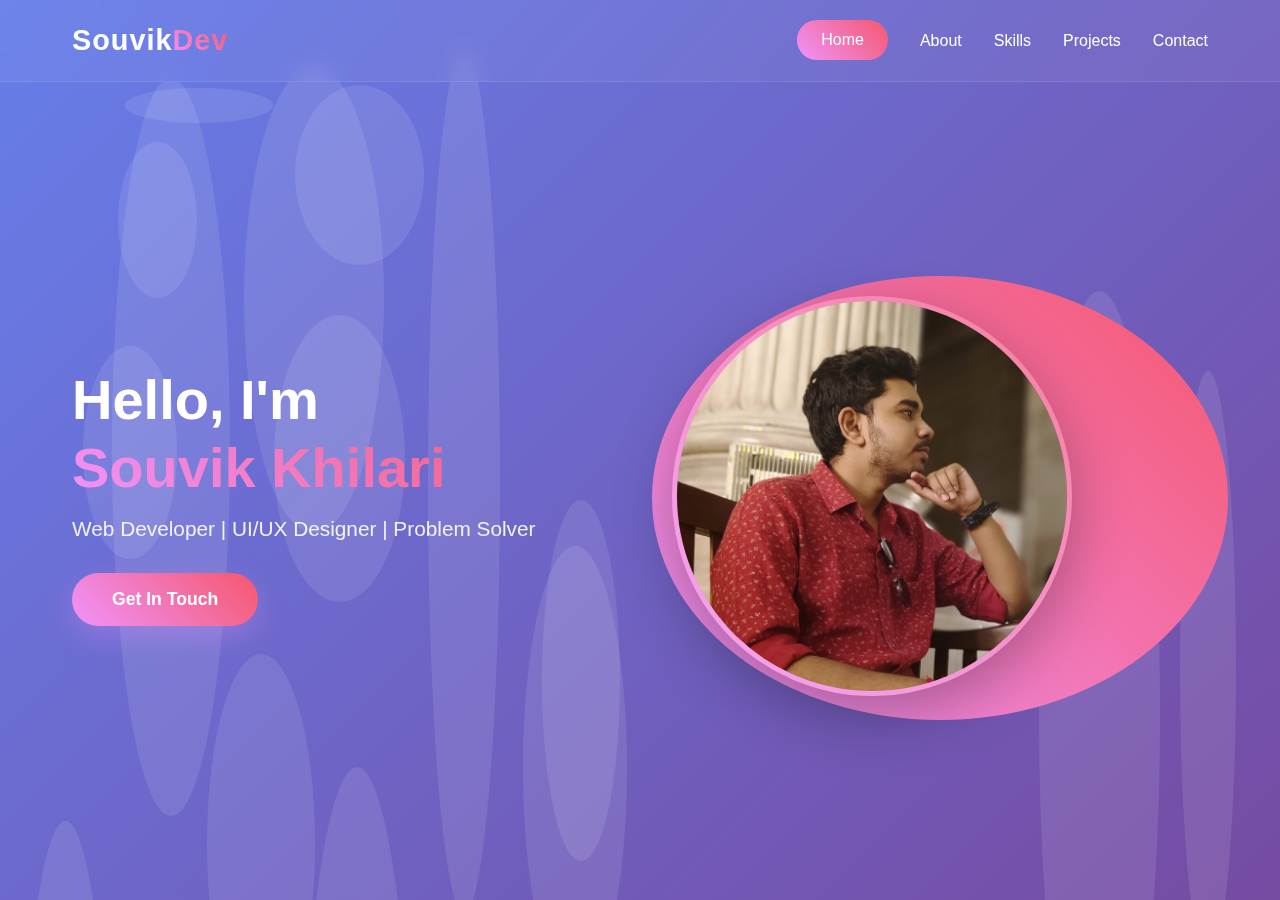
<file: pages2/index.html>
<!DOCTYPE html>
<html lang="en">
<head>
    <meta charset="UTF-8">
    <meta name="viewport" content="width=device-width, initial-scale=1.0">
    <link rel="stylesheet" href="style.css">
    <title>Souvik Khilari | Portfolio</title>
</head>
<body>
    <div class="bg-animation" id="bgAnimation"></div>

    <header class="header">
        <nav class="navbar">
            <h2 class="logo" class="contact-btn">Souvik<span>Dev</span></h2>
            <ul class="nav-links">
                <li><a href="index.html" class="contact-btn">Home</a></li>
                <li><a href="about.html">About</a></li>
                <li><a href="skills.html">Skills</a></li>
                <li><a href="project.html">Projects</a></li>
                <li><a href="contect.html">Contact</a></li>
            </ul>
        </nav>
    </header>

    <section class="hero">
        <div class="hero-text">
            <h1>Hello, I'm <span>Souvik Khilari</span></h1>
            <p>Web Developer | UI/UX Designer | Problem Solver</p>
            <a href="contect.html" class="btn">Get In Touch</a>
        </div>
        <div class="hero-img">  
            <img src="WhatsApp Image 2025-06-18 at 16.07.12_800fb87e.jpg" alt="Souvik Profile Photo">
        </div>
    </section>

    <script>
        // Create animated background particles
        const bgAnimation = document.getElementById('bgAnimation');
        for (let i = 0; i < 15; i++) {
            const particle = document.createElement('div');
            particle.className = 'particle';
            particle.style.width = Math.random() * 100 + 50 + 'px';
            particle.style.height = Math.random() * 100 + '%';
            particle.style.left = Math.random() * 100 + '%';
            particle.style.top = Math.random() * 100 + '%';
            particle.style.animationDelay = Math.random() * 5 + 's';
            particle.style.animationDuration = Math.random() * 10 + 15 + 's';
            bgAnimation.appendChild(particle);
        }
    </script>
</body>
</html>
</file>
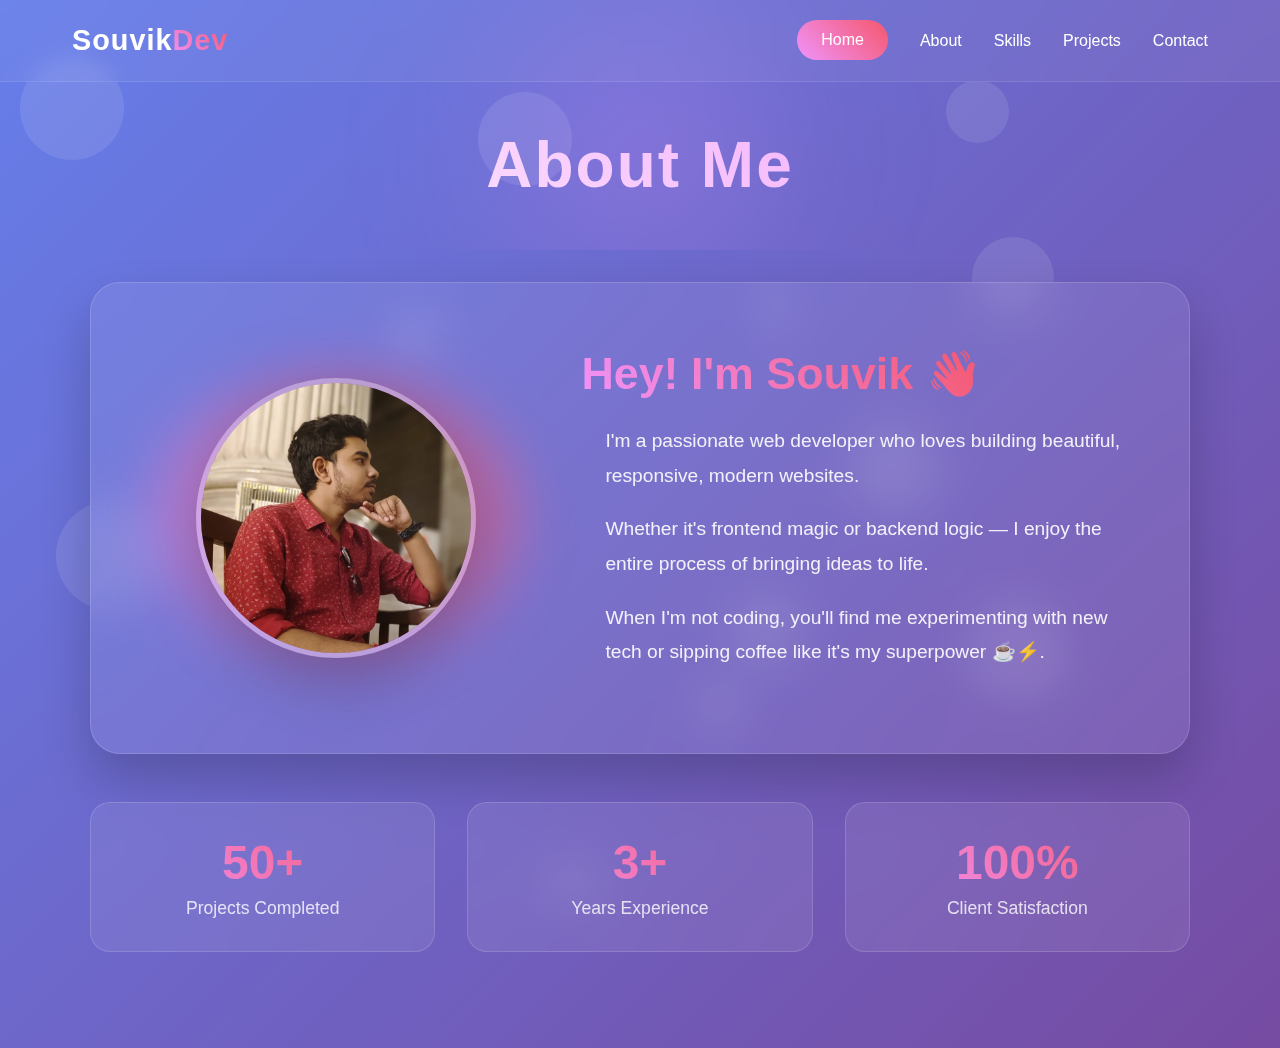
<file: pages2/about.html>
<!DOCTYPE html>
<html lang="en">
<head>
    <meta charset="UTF-8">
    <meta name="viewport" content="width=device-width, initial-scale=1.0">
    <link rel="stylesheet" href="style.css">
    <title>About | Souvik Khilari</title>
    <style>
        * {
            margin: 0;
            padding: 0;
            box-sizing: border-box;
        }

        body {
            font-family: 'Segoe UI', Tahoma, Geneva, Verdana, sans-serif;
            background: linear-gradient(135deg, #667eea 0%, #764ba2 100%);
            color: #fff;
            overflow-x: hidden;
            min-height: 100vh;
        }

        /* Animated background */
        .bg-animation {
            position: fixed;
            top: 0;
            left: 0;
            width: 100%;
            height: 100%;
            z-index: 0;
            overflow: hidden;
            pointer-events: none;
        }

        .particle {
            position: absolute;
            background: rgba(255, 255, 255, 0.1);
            border-radius: 50%;
            animation: float 20s infinite;
        }

        @keyframes float {
            0%, 100% { transform: translateY(0) translateX(0) rotate(0deg); }
            25% { transform: translateY(-100px) translateX(50px) rotate(90deg); }
            50% { transform: translateY(-50px) translateX(-50px) rotate(180deg); }
            75% { transform: translateY(-150px) translateX(100px) rotate(270deg); }
        }

        /* Header */
        .sub-header {
            position: relative;
            z-index: 1;
            text-align: center;
            padding: 8rem 2rem 3rem;
            overflow: hidden;
        }

        .sub-header::before {
            content: '';
            position: absolute;
            top: 0;
            left: 50%;
            transform: translateX(-50%);
            width: 300px;
            height: 300px;
            background: radial-gradient(circle, rgba(240, 147, 251, 0.3), transparent);
            border-radius: 50%;
            filter: blur(80px);
            animation: pulse 4s ease-in-out infinite;
        }

        @keyframes pulse {
            0%, 100% { transform: translateX(-50%) scale(1); }
            50% { transform: translateX(-50%) scale(1.2); }
        }

        .sub-header h1 {
            position: relative;
            font-size: 4rem;
            font-weight: 800;
            background: linear-gradient(45deg, #fff, #f093fb);
            -webkit-background-clip: text;
            -webkit-text-fill-color: transparent;
            background-clip: text;
            animation: slideUp 0.8s ease;
            letter-spacing: 2px;
        }

        @keyframes slideUp {
            from {
                opacity: 0;
                transform: translateY(30px);
            }
            to {
                opacity: 1;
                transform: translateY(0);
            }
        }

        /* About Section */
        .about-section {
            position: relative;
            z-index: 1;
            padding: 2rem 2rem 6rem;
        }

        .about-container {
            max-width: 1100px;
            margin: 0 auto;
            background: rgba(255, 255, 255, 0.08);
            backdrop-filter: blur(20px);
            border-radius: 30px;
            padding: 4rem;
            border: 1px solid rgba(255, 255, 255, 0.15);
            box-shadow: 0 25px 50px rgba(0, 0, 0, 0.2);
            display: grid;
            grid-template-columns: 1fr 1.5fr;
            gap: 4rem;
            align-items: center;
            animation: fadeIn 1s ease 0.3s backwards;
        }

        @keyframes fadeIn {
            from {
                opacity: 0;
                transform: translateY(30px);
            }
            to {
                opacity: 1;
                transform: translateY(0);
            }
        }

        .about-img {
            position: relative;
            display: flex;
            justify-content: center;
            align-items: center;
        }

        .about-img::before {
            content: '';
            position: absolute;
            width: 100%;
            height: 100%;
            background: linear-gradient(45deg, #f093fb, #f5576c);
            border-radius: 50%;
            filter: blur(30px);
            opacity: 0.6;
            animation: rotate 10s linear infinite;
        }

        @keyframes rotate {
            from { transform: rotate(0deg); }
            to { transform: rotate(360deg); }
        }

        .about-img img {
            position: relative;
            width: 280px;
            height: 280px;
            object-fit: cover;
            border-radius: 50%;
            border: 5px solid rgba(255, 255, 255, 0.3);
            box-shadow: 0 20px 60px rgba(0, 0, 0, 0.3);
            transition: transform 0.5s ease;
        }

        .about-img:hover img {
            transform: scale(1.05) rotate(5deg);
        }

        .about-info {
            animation: slideRight 1s ease 0.5s backwards;
        }

        @keyframes slideRight {
            from {
                opacity: 0;
                transform: translateX(-30px);
            }
            to {
                opacity: 1;
                transform: translateX(0);
            }
        }

        .about-info h2 {
            font-size: 2.8rem;
            font-weight: 700;
            margin-bottom: 1.5rem;
            background: linear-gradient(45deg, #f093fb, #f5576c);
            -webkit-background-clip: text;
            -webkit-text-fill-color: transparent;
            background-clip: text;
            display: inline-block;
        }

        .about-info p {
            font-size: 1.2rem;
            line-height: 1.8;
            margin-bottom: 1.2rem;
            color: rgba(255, 255, 255, 0.9);
            font-weight: 300;
            position: relative;
            padding-left: 1.5rem;
        }

        .about-info p::before {
            content: '';
            position: absolute;
            left: 0;
            top: 0.7rem;
            width: 4px;
            height: calc(100% - 1.4rem);
            background: linear-gradient(180deg, #f093fb, #f5576c);
            border-radius: 10px;
            opacity: 0;
            animation: slideInLine 0.5s ease forwards;
        }

        .about-info p:nth-child(2)::before {
            animation-delay: 0.8s;
        }

        .about-info p:nth-child(3)::before {
            animation-delay: 1s;
        }

        .about-info p:nth-child(4)::before {
            animation-delay: 1.2s;
        }

        @keyframes slideInLine {
            from {
                opacity: 0;
                transform: scaleY(0);
            }
            to {
                opacity: 1;
                transform: scaleY(1);
            }
        }

        /* Stats Section */
        .stats-container {
            max-width: 1100px;
            margin: 3rem auto 0;
            display: grid;
            grid-template-columns: repeat(3, 1fr);
            gap: 2rem;
        }

        .stat-card {
            background: rgba(255, 255, 255, 0.08);
            backdrop-filter: blur(20px);
            border: 1px solid rgba(255, 255, 255, 0.15);
            border-radius: 20px;
            padding: 2rem;
            text-align: center;
            transition: all 0.3s ease;
            animation: fadeIn 1s ease backwards;
        }

        .stat-card:nth-child(1) { animation-delay: 0.6s; }
        .stat-card:nth-child(2) { animation-delay: 0.8s; }
        .stat-card:nth-child(3) { animation-delay: 1s; }

        .stat-card:hover {
            transform: translateY(-10px);
            background: rgba(255, 255, 255, 0.12);
            box-shadow: 0 20px 40px rgba(240, 147, 251, 0.3);
        }

        .stat-number {
            font-size: 3rem;
            font-weight: 800;
            background: linear-gradient(45deg, #f093fb, #f5576c);
            -webkit-background-clip: text;
            -webkit-text-fill-color: transparent;
            background-clip: text;
            margin-bottom: 0.5rem;
        }

        .stat-label {
            font-size: 1.1rem;
            color: rgba(255, 255, 255, 0.8);
            font-weight: 500;
        }

        /* Responsive */
        @media (max-width: 968px) {
            .sub-header h1 {
                font-size: 3rem;
            }

            .about-container {
                grid-template-columns: 1fr;
                text-align: center;
                padding: 3rem 2rem;
            }

            .about-img img {
                width: 240px;
                height: 240px;
            }

            .about-info p {
                text-align: left;
            }

            .stats-container {
                grid-template-columns: 1fr;
            }
        }

        @media (max-width: 480px) {
            .sub-header {
                padding: 6rem 1rem 2rem;
            }

            .sub-header h1 {
                font-size: 2.5rem;
            }

            .about-container {
                padding: 2rem 1.5rem;
                gap: 2rem;
            }

            .about-info h2 {
                font-size: 2rem;
            }

            .about-info p {
                font-size: 1.05rem;
            }
        }
    </style>
</head>
<body>
    <div class="bg-animation" id="bgAnimation"></div>
    <header class="header">
        <nav class="navbar">
            <h2 class="logo">Souvik<span>Dev</span></h2>
            <ul class="nav-links">
                <li><a href="index.html" class="contact-btn">Home</a></li>
                <li><a href="about.html">About</a></li>
                <li><a href="skills.html">Skills</a></li>
                <li><a href="project.html">Projects</a></li>
                <li><a href="contect.html">Contact</a></li>
            </ul>
        </nav>
    </header>

    <header class="sub-header">
        <h1>About Me</h1>
    </header>

    <section class="about-section">
        <div class="about-container">
            <div class="about-img">
                <img src="WhatsApp Image 2025-06-18 at 16.07.12_800fb87e.jpg" alt="Souvik Profile">
            </div>

            <div class="about-info">
                <h2>Hey! I'm Souvik 👋</h2>
                <p>I'm a passionate web developer who loves building beautiful, responsive, modern websites.</p>
                <p>Whether it's frontend magic or backend logic — I enjoy the entire process of bringing ideas to life.</p>
                <p>When I'm not coding, you'll find me experimenting with new tech or sipping coffee like it's my superpower ☕⚡.</p>
            </div>
        </div>

        <div class="stats-container">
            <div class="stat-card">
                <div class="stat-number">50+</div>
                <div class="stat-label">Projects Completed</div>
            </div>
            <div class="stat-card">
                <div class="stat-number">3+</div>
                <div class="stat-label">Years Experience</div>
            </div>
            <div class="stat-card">
                <div class="stat-number">100%</div>
                <div class="stat-label">Client Satisfaction</div>
            </div>
        </div>
    </section>

    <script>
        // Create animated background particles
        const bgAnimation = document.getElementById('bgAnimation');
        for (let i = 0; i < 12; i++) {
            const particle = document.createElement('div');
            particle.className = 'particle';
            particle.style.width = Math.random() * 80 + 40 + 'px';
            particle.style.height = particle.style.width;
            particle.style.left = Math.random() * 100 + '%';
            particle.style.top = Math.random() * 100 + '%';
            particle.style.animationDelay = Math.random() * 5 + 's';
            particle.style.animationDuration = Math.random() * 10 + 15 + 's';
            bgAnimation.appendChild(particle);
        }
    </script>
</body>
</html>
</file>
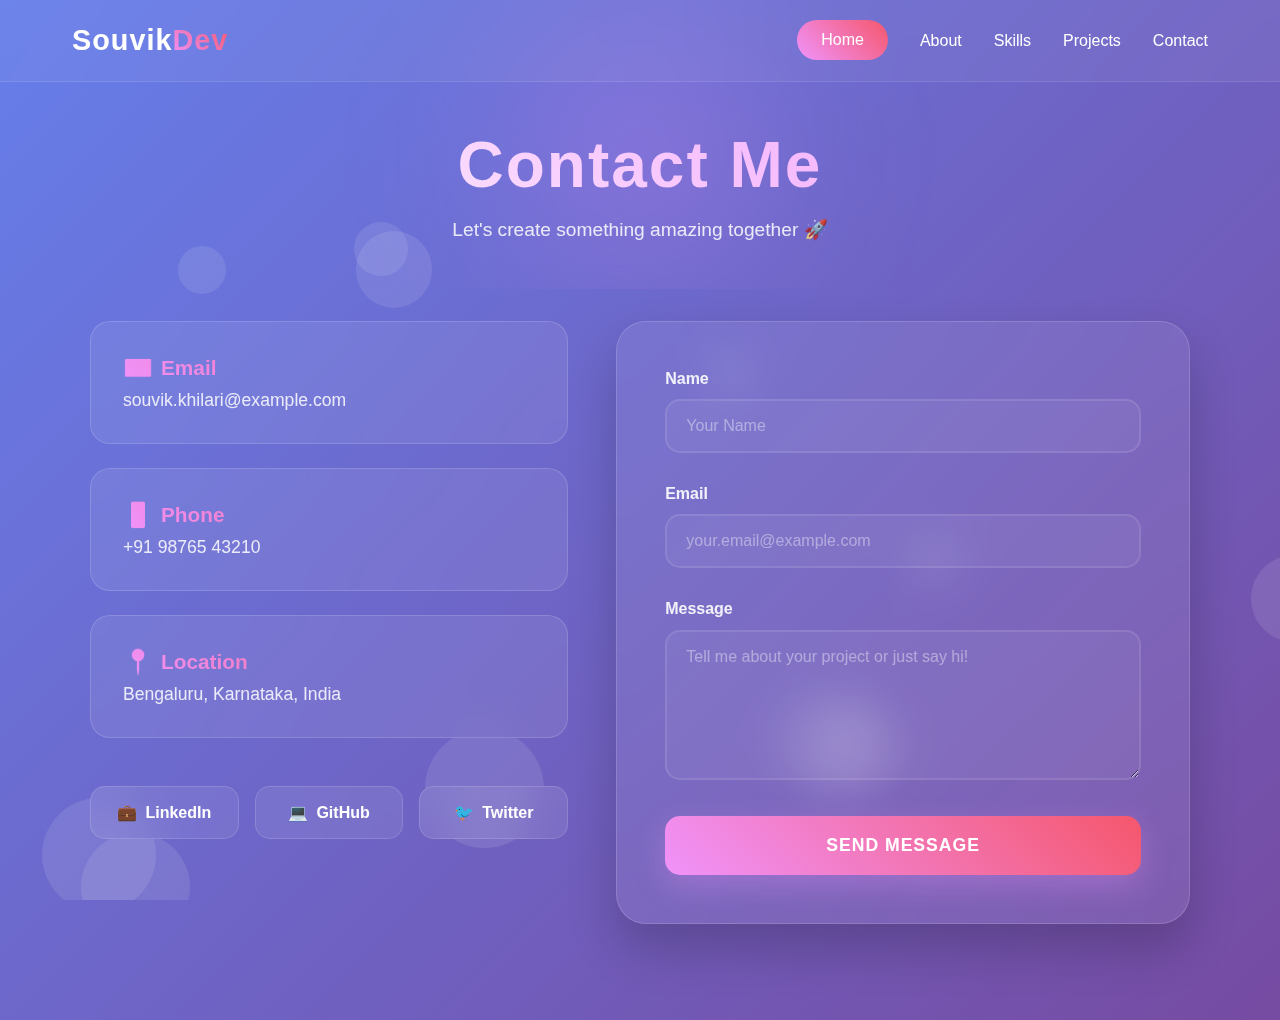
<file: pages2/contect.html>
<!DOCTYPE html>
<html lang="en">
<head>
    <meta charset="UTF-8">
    <meta name="viewport" content="width=device-width, initial-scale=1.0">
    <link rel="stylesheet" href="style.css">
    <title>Contact | Souvik Khilari</title>
    <style>
        * {
            margin: 0;
            padding: 0;
            box-sizing: border-box;
        }

        body {
            font-family: 'Segoe UI', Tahoma, Geneva, Verdana, sans-serif;
            background: linear-gradient(135deg, #667eea 0%, #764ba2 100%);
            color: #fff;
            overflow-x: hidden;
            min-height: 100vh;
        }

        /* Animated background */
        .bg-animation {
            position: fixed;
            top: 0;
            left: 0;
            width: 100%;
            height: 100%;
            z-index: 0;
            overflow: hidden;
            pointer-events: none;
        }

        .particle {
            position: absolute;
            background: rgba(255, 255, 255, 0.1);
            border-radius: 50%;
            animation: float 20s infinite;
        }

        @keyframes float {
            0%, 100% { transform: translateY(0) translateX(0) rotate(0deg); }
            25% { transform: translateY(-100px) translateX(50px) rotate(90deg); }
            50% { transform: translateY(-50px) translateX(-50px) rotate(180deg); }
            75% { transform: translateY(-150px) translateX(100px) rotate(270deg); }
        }

        /* Header */
        .sub-header {
            position: relative;
            z-index: 1;
            text-align: center;
            padding: 8rem 2rem 3rem;
            overflow: hidden;
        }

        .sub-header::before {
            content: '';
            position: absolute;
            top: 0;
            left: 50%;
            transform: translateX(-50%);
            width: 300px;
            height: 300px;
            background: radial-gradient(circle, rgba(240, 147, 251, 0.3), transparent);
            border-radius: 50%;
            filter: blur(80px);
            animation: pulse 4s ease-in-out infinite;
        }

        @keyframes pulse {
            0%, 100% { transform: translateX(-50%) scale(1); }
            50% { transform: translateX(-50%) scale(1.2); }
        }

        .sub-header h1 {
            position: relative;
            font-size: 4rem;
            font-weight: 800;
            background: linear-gradient(45deg, #fff, #f093fb);
            -webkit-background-clip: text;
            -webkit-text-fill-color: transparent;
            background-clip: text;
            animation: slideUp 0.8s ease;
            letter-spacing: 2px;
        }

        @keyframes slideUp {
            from {
                opacity: 0;
                transform: translateY(30px);
            }
            to {
                opacity: 1;
                transform: translateY(0);
            }
        }

        .sub-header p {
            position: relative;
            font-size: 1.2rem;
            margin-top: 1rem;
            color: rgba(255, 255, 255, 0.85);
            animation: fadeIn 1s ease 0.3s backwards;
        }

        @keyframes fadeIn {
            from { opacity: 0; }
            to { opacity: 1; }
        }

        /* Contact Section */
        .contact-section {
            position: relative;
            z-index: 1;
            padding: 2rem 2rem 6rem;
        }

        .contact-container {
            max-width: 1100px;
            margin: 0 auto;
            display: grid;
            grid-template-columns: 1fr 1.2fr;
            gap: 3rem;
        }

        /* Contact Info Cards */
        .contact-info {
            display: flex;
            flex-direction: column;
            gap: 1.5rem;
            animation: slideLeft 1s ease 0.3s backwards;
        }

        @keyframes slideLeft {
            from {
                opacity: 0;
                transform: translateX(-30px);
            }
            to {
                opacity: 1;
                transform: translateX(0);
            }
        }

        .info-card {
            background: rgba(255, 255, 255, 0.08);
            backdrop-filter: blur(20px);
            border: 1px solid rgba(255, 255, 255, 0.15);
            border-radius: 20px;
            padding: 2rem;
            transition: all 0.3s ease;
            cursor: pointer;
        }

        .info-card:hover {
            transform: translateX(10px);
            background: rgba(255, 255, 255, 0.12);
            box-shadow: 0 15px 35px rgba(240, 147, 251, 0.3);
        }

        .info-card h3 {
            font-size: 1.3rem;
            margin-bottom: 0.5rem;
            background: linear-gradient(45deg, #f093fb, #f5576c);
            -webkit-background-clip: text;
            -webkit-text-fill-color: transparent;
            background-clip: text;
            display: flex;
            align-items: center;
            gap: 0.5rem;
        }

        .info-card p {
            color: rgba(255, 255, 255, 0.85);
            font-size: 1.1rem;
        }

        .icon {
            font-size: 1.5rem;
        }

        /* Contact Form */
        .contact-form {
            background: rgba(255, 255, 255, 0.08);
            backdrop-filter: blur(20px);
            border: 1px solid rgba(255, 255, 255, 0.15);
            border-radius: 30px;
            padding: 3rem;
            box-shadow: 0 25px 50px rgba(0, 0, 0, 0.2);
            animation: slideRight 1s ease 0.3s backwards;
        }

        @keyframes slideRight {
            from {
                opacity: 0;
                transform: translateX(30px);
            }
            to {
                opacity: 1;
                transform: translateX(0);
            }
        }

        .form-group {
            margin-bottom: 2rem;
            position: relative;
        }

        .form-group label {
            display: block;
            font-size: 1rem;
            font-weight: 600;
            margin-bottom: 0.7rem;
            color: rgba(255, 255, 255, 0.9);
            transition: all 0.3s ease;
        }

        .form-group input,
        .form-group textarea {
            width: 100%;
            padding: 1rem 1.2rem;
            background: rgba(255, 255, 255, 0.05);
            border: 2px solid rgba(255, 255, 255, 0.1);
            border-radius: 15px;
            color: #fff;
            font-size: 1rem;
            font-family: inherit;
            transition: all 0.3s ease;
            outline: none;
        }

        .form-group input::placeholder,
        .form-group textarea::placeholder {
            color: rgba(255, 255, 255, 0.4);
        }

        .form-group input:focus,
        .form-group textarea:focus {
            background: rgba(255, 255, 255, 0.08);
            border-color: #f093fb;
            box-shadow: 0 0 0 4px rgba(240, 147, 251, 0.1);
            transform: translateY(-2px);
        }

        .form-group input:focus + label,
        .form-group textarea:focus + label {
            color: #f093fb;
        }

        .form-group textarea {
            resize: vertical;
            min-height: 150px;
        }

        .btn {
            width: 100%;
            padding: 1.2rem 2rem;
            background: linear-gradient(45deg, #f093fb, #f5576c);
            border: none;
            border-radius: 15px;
            color: #fff;
            font-size: 1.1rem;
            font-weight: 700;
            cursor: pointer;
            transition: all 0.3s ease;
            box-shadow: 0 10px 30px rgba(240, 147, 251, 0.3);
            position: relative;
            overflow: hidden;
            text-transform: uppercase;
            letter-spacing: 1px;
        }

        .btn::before {
            content: '';
            position: absolute;
            top: 0;
            left: -100%;
            width: 100%;
            height: 100%;
            background: linear-gradient(90deg, transparent, rgba(255, 255, 255, 0.3), transparent);
            transition: left 0.5s ease;
        }

        .btn:hover::before {
            left: 100%;
        }

        .btn:hover {
            transform: translateY(-3px);
            box-shadow: 0 15px 40px rgba(240, 147, 251, 0.5);
        }

        .btn:active {
            transform: translateY(-1px);
        }

        /* Success Message */
        .success-message {
            display: none;
            background: rgba(76, 217, 100, 0.2);
            border: 2px solid rgba(76, 217, 100, 0.5);
            border-radius: 15px;
            padding: 1.5rem;
            margin-top: 1.5rem;
            text-align: center;
            animation: slideUp 0.5s ease;
        }

        .success-message.show {
            display: block;
        }

        /* Social Links */
        .social-links {
            display: flex;
            gap: 1rem;
            margin-top: 1.5rem;
            flex-wrap: wrap;
        }

        .social-btn {
            flex: 1;
            min-width: 120px;
            padding: 1rem;
            background: rgba(255, 255, 255, 0.08);
            backdrop-filter: blur(20px);
            border: 1px solid rgba(255, 255, 255, 0.15);
            border-radius: 15px;
            text-align: center;
            text-decoration: none;
            color: #fff;
            font-weight: 600;
            transition: all 0.3s ease;
            display: flex;
            align-items: center;
            justify-content: center;
            gap: 0.5rem;
        }

        .social-btn:hover {
            transform: translateY(-5px);
            background: rgba(255, 255, 255, 0.12);
            box-shadow: 0 10px 25px rgba(240, 147, 251, 0.3);
        }

        /* Responsive */
        @media (max-width: 968px) {
            .sub-header h1 {
                font-size: 3rem;
            }

            .contact-container {
                grid-template-columns: 1fr;
            }

            .contact-form {
                padding: 2rem;
            }
        }

        @media (max-width: 480px) {
            .sub-header {
                padding: 6rem 1rem 2rem;
            }

            .sub-header h1 {
                font-size: 2.5rem;
            }

            .contact-form {
                padding: 1.5rem;
            }

            .form-group input,
            .form-group textarea {
                padding: 0.9rem 1rem;
            }

            .social-links {
                flex-direction: column;
            }

            .social-btn {
                min-width: 100%;
            }
        }
    </style>
</head>
<body>
    <div class="bg-animation" id="bgAnimation"></div>
    <header class="header">
        <nav class="navbar">
            <h2 class="logo">Souvik<span>Dev</span></h2>
            <ul class="nav-links">
                <li><a href="index.html" class="contact-btn">Home</a></li>
                <li><a href="about.html">About</a></li>
                <li><a href="skills.html">Skills</a></li>
                <li><a href="project.html">Projects</a></li>
                <li><a href="contect.html">Contact</a></li>
            </ul>
        </nav>
    </header>

    <header class="sub-header">
        <h1>Contact Me</h1>
        <p>Let's create something amazing together 🚀</p>
    </header>

    <section class="contact-section">
        <div class="contact-container">
            <div class="contact-info">
                <div class="info-card">
                    <h3><span class="icon">📧</span> Email</h3>
                    <p>souvik.khilari@example.com</p>
                </div>

                <div class="info-card">
                    <h3><span class="icon">📱</span> Phone</h3>
                    <p>+91 98765 43210</p>
                </div>

                <div class="info-card">
                    <h3><span class="icon">📍</span> Location</h3>
                    <p>Bengaluru, Karnataka, India</p>
                </div>

                <div class="social-links">
                    <a href="#" class="social-btn">
                        <span>💼</span> LinkedIn
                    </a>
                    <a href="#" class="social-btn">
                        <span>💻</span> GitHub
                    </a>
                    <a href="#" class="social-btn">
                        <span>🐦</span> Twitter
                    </a>
                </div>
            </div>

            <form class="contact-form" id="contactForm">
                <div class="form-group">
                    <label for="name">Name</label>
                    <input type="text" id="name" placeholder="Your Name" required>
                </div>

                <div class="form-group">
                    <label for="email">Email</label>
                    <input type="email" id="email" placeholder="your.email@example.com" required>
                </div>

                <div class="form-group">
                    <label for="message">Message</label>
                    <textarea id="message" rows="5" placeholder="Tell me about your project or just say hi!" required></textarea>
                </div>

                <button type="submit" class="btn">Send Message</button>

                <div class="success-message" id="successMessage">
                    ✓ Message sent successfully! I'll get back to you soon.
                </div>
            </form>
        </div>
    </section>

    <script>
        // Create animated background particles
        const bgAnimation = document.getElementById('bgAnimation');
        for (let i = 0; i < 12; i++) {
            const particle = document.createElement('div');
            particle.className = 'particle';
            particle.style.width = Math.random() * 80 + 40 + 'px';
            particle.style.height = particle.style.width;
            particle.style.left = Math.random() * 100 + '%';
            particle.style.top = Math.random() * 100 + '%';
            particle.style.animationDelay = Math.random() * 5 + 's';
            particle.style.animationDuration = Math.random() * 10 + 15 + 's';
            bgAnimation.appendChild(particle);
        }

        // Form submission handler
        const form = document.getElementById('contactForm');
        const successMessage = document.getElementById('successMessage');

        form.addEventListener('submit', (e) => {
            e.preventDefault();
            
            // Simulate form submission
            const btn = form.querySelector('.btn');
            const originalText = btn.textContent;
            btn.textContent = 'Sending...';
            btn.disabled = true;

            setTimeout(() => {
                successMessage.classList.add('show');
                btn.textContent = originalText;
                btn.disabled = false;
                form.reset();

                // Hide success message after 5 seconds
                setTimeout(() => {
                    successMessage.classList.remove('show');
                }, 5000);
            }, 1500);
        });
    </script>
</body>
</html>
</file>
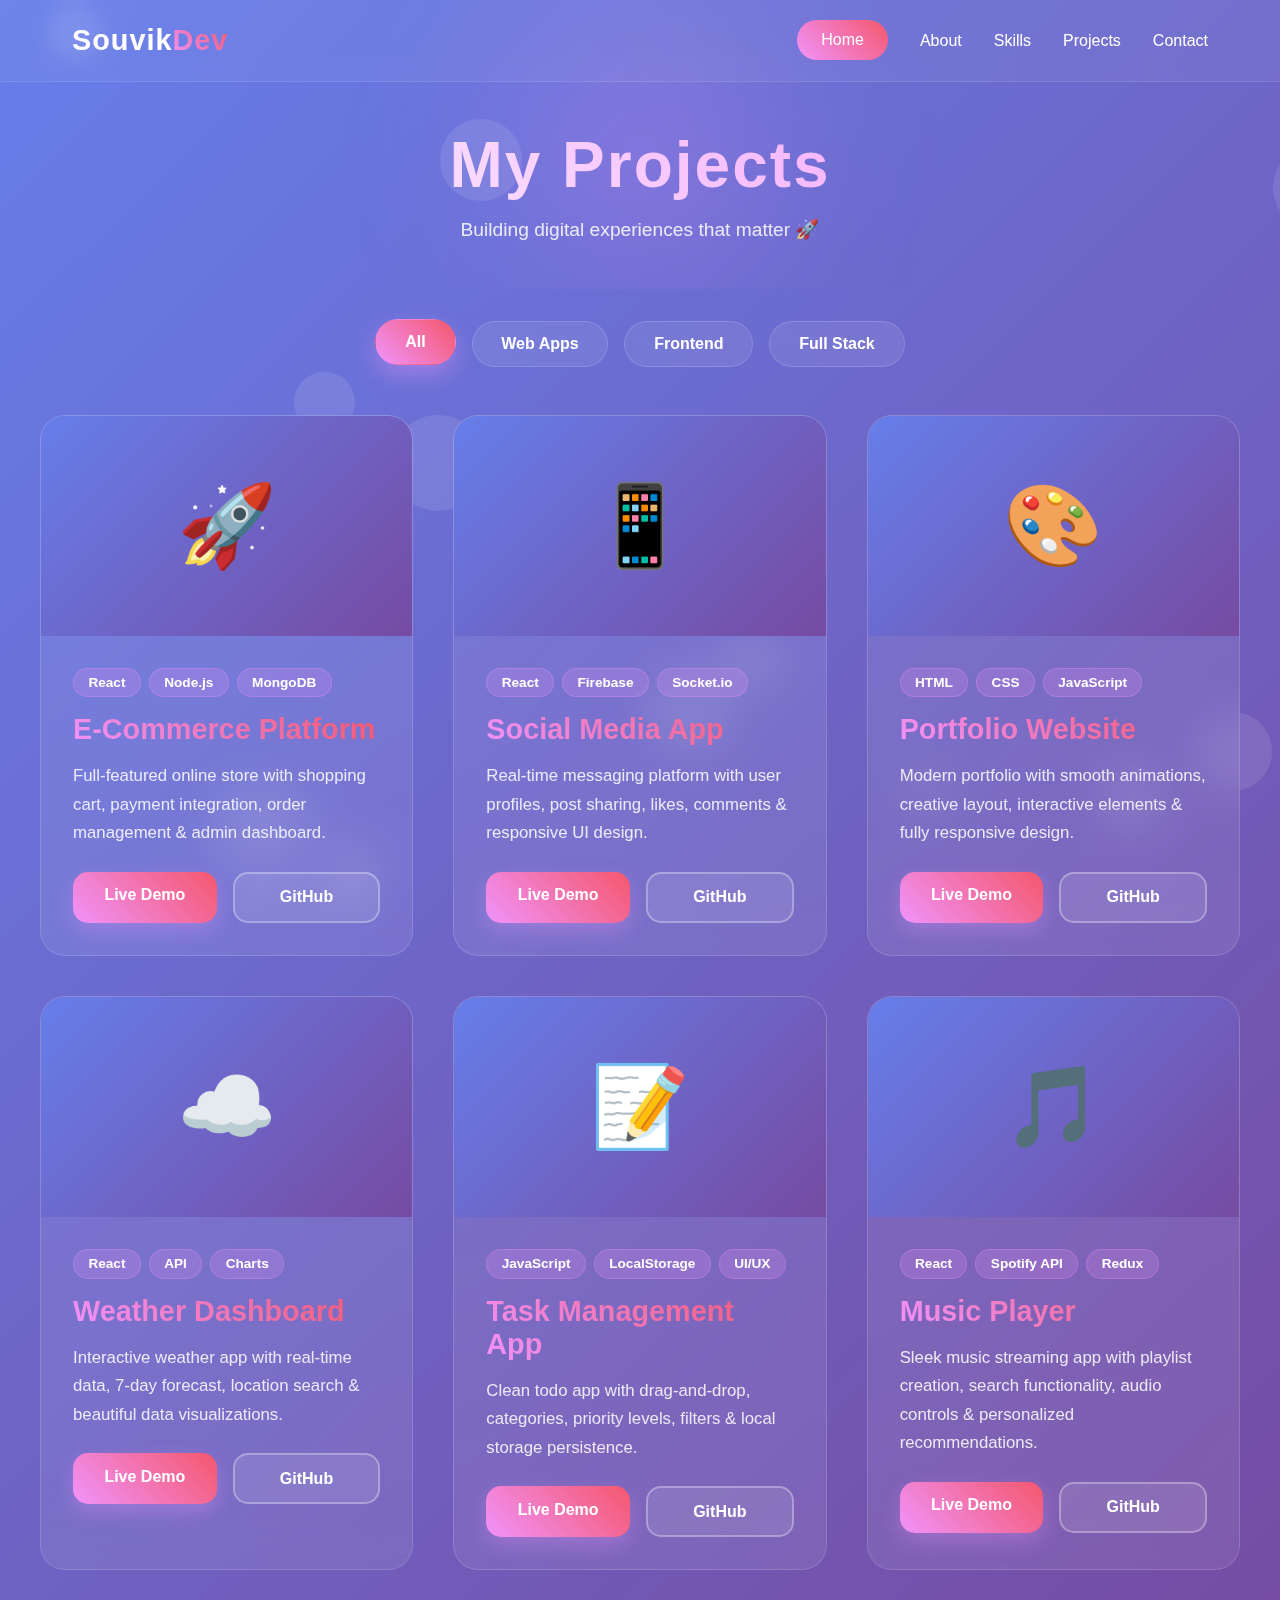
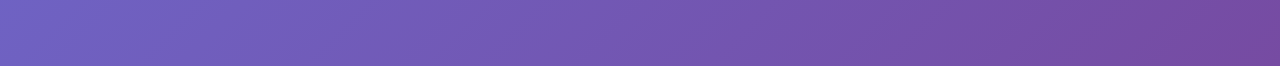
<file: pages2/project.html>
<!DOCTYPE html>
<html lang="en">
<head>
    <meta charset="UTF-8">
    <meta name="viewport" content="width=device-width, initial-scale=1.0">
    <link rel="stylesheet" href="style.css">
    <title>Projects | Souvik Khilari</title>
    <style>
        * {
            margin: 0;
            padding: 0;
            box-sizing: border-box;
        }

        body {
            font-family: 'Segoe UI', Tahoma, Geneva, Verdana, sans-serif;
            background: linear-gradient(135deg, #667eea 0%, #764ba2 100%);
            color: #fff;
            overflow-x: hidden;
            min-height: 100vh;
        }

        /* Animated background */
        .bg-animation {
            position: fixed;
            top: 0;
            left: 0;
            width: 100%;
            height: 100%;
            z-index: 0;
            overflow: hidden;
            pointer-events: none;
        }

        .particle {
            position: absolute;
            background: rgba(255, 255, 255, 0.1);
            border-radius: 50%;
            animation: float 20s infinite;
        }

        @keyframes float {
            0%, 100% { transform: translateY(0) translateX(0) rotate(0deg); }
            25% { transform: translateY(-100px) translateX(50px) rotate(90deg); }
            50% { transform: translateY(-50px) translateX(-50px) rotate(180deg); }
            75% { transform: translateY(-150px) translateX(100px) rotate(270deg); }
        }

        /* Header */
        .sub-header {
            position: relative;
            z-index: 1;
            text-align: center;
            padding: 8rem 2rem 3rem;
            overflow: hidden;
        }

        .sub-header::before {
            content: '';
            position: absolute;
            top: 0;
            left: 50%;
            transform: translateX(-50%);
            width: 300px;
            height: 300px;
            background: radial-gradient(circle, rgba(240, 147, 251, 0.3), transparent);
            border-radius: 50%;
            filter: blur(80px);
            animation: pulse 4s ease-in-out infinite;
        }

        @keyframes pulse {
            0%, 100% { transform: translateX(-50%) scale(1); }
            50% { transform: translateX(-50%) scale(1.2); }
        }

        .sub-header h1 {
            position: relative;
            font-size: 4rem;
            font-weight: 800;
            background: linear-gradient(45deg, #fff, #f093fb);
            -webkit-background-clip: text;
            -webkit-text-fill-color: transparent;
            background-clip: text;
            animation: slideUp 0.8s ease;
            letter-spacing: 2px;
        }

        @keyframes slideUp {
            from {
                opacity: 0;
                transform: translateY(30px);
            }
            to {
                opacity: 1;
                transform: translateY(0);
            }
        }

        .sub-header p {
            position: relative;
            font-size: 1.2rem;
            margin-top: 1rem;
            color: rgba(255, 255, 255, 0.85);
            animation: fadeIn 1s ease 0.3s backwards;
        }

        @keyframes fadeIn {
            from { opacity: 0; }
            to { opacity: 1; }
        }

        /* Projects Section */
        .projects-section {
            position: relative;
            z-index: 1;
            padding: 2rem 2rem 6rem;
        }

        .projects-grid {
            max-width: 1200px;
            margin: 0 auto;
            display: grid;
            grid-template-columns: repeat(auto-fit, minmax(350px, 1fr));
            gap: 2.5rem;
        }

        .project-card {
            background: rgba(255, 255, 255, 0.08);
            backdrop-filter: blur(20px);
            border: 1px solid rgba(255, 255, 255, 0.15);
            border-radius: 25px;
            padding: 0;
            transition: all 0.4s ease;
            position: relative;
            overflow: hidden;
            animation: fadeInUp 0.8s ease backwards;
        }

        .project-card:nth-child(1) { animation-delay: 0.2s; }
        .project-card:nth-child(2) { animation-delay: 0.3s; }
        .project-card:nth-child(3) { animation-delay: 0.4s; }
        .project-card:nth-child(4) { animation-delay: 0.5s; }
        .project-card:nth-child(5) { animation-delay: 0.6s; }
        .project-card:nth-child(6) { animation-delay: 0.7s; }

        @keyframes fadeInUp {
            from {
                opacity: 0;
                transform: translateY(30px);
            }
            to {
                opacity: 1;
                transform: translateY(0);
            }
        }

        .project-card::before {
            content: '';
            position: absolute;
            top: 0;
            left: 0;
            width: 100%;
            height: 100%;
            background: linear-gradient(135deg, rgba(240, 147, 251, 0.2), rgba(245, 87, 108, 0.2));
            opacity: 0;
            transition: opacity 0.4s ease;
        }

        .project-card:hover {
            transform: translateY(-15px);
            box-shadow: 0 30px 60px rgba(240, 147, 251, 0.4);
            border-color: rgba(240, 147, 251, 0.5);
        }

        .project-card:hover::before {
            opacity: 1;
        }

        .project-image {
            position: relative;
            height: 220px;
            background: linear-gradient(135deg, #667eea, #764ba2);
            display: flex;
            align-items: center;
            justify-content: center;
            overflow: hidden;
        }

        .project-icon {
            font-size: 5rem;
            transition: transform 0.4s ease;
            position: relative;
            z-index: 1;
        }

        .project-card:hover .project-icon {
            transform: scale(1.2) rotate(10deg);
        }

        .project-image::after {
            content: '';
            position: absolute;
            top: 0;
            left: 0;
            right: 0;
            bottom: 0;
            background: linear-gradient(135deg, rgba(240, 147, 251, 0.3), rgba(245, 87, 108, 0.3));
            opacity: 0;
            transition: opacity 0.4s ease;
        }

        .project-card:hover .project-image::after {
            opacity: 1;
        }

        .project-content {
            padding: 2rem;
            position: relative;
        }

        .project-tags {
            display: flex;
            gap: 0.5rem;
            flex-wrap: wrap;
            margin-bottom: 1rem;
        }

        .tag {
            background: rgba(240, 147, 251, 0.2);
            padding: 0.4rem 0.9rem;
            border-radius: 20px;
            font-size: 0.85rem;
            font-weight: 600;
            border: 1px solid rgba(240, 147, 251, 0.3);
            transition: all 0.3s ease;
        }

        .tag:hover {
            background: rgba(240, 147, 251, 0.4);
            transform: translateY(-2px);
        }

        .project-card h3 {
            font-size: 1.8rem;
            margin-bottom: 1rem;
            background: linear-gradient(45deg, #f093fb, #f5576c);
            -webkit-background-clip: text;
            -webkit-text-fill-color: transparent;
            background-clip: text;
            position: relative;
        }

        .project-card p {
            color: rgba(255, 255, 255, 0.85);
            font-size: 1.05rem;
            line-height: 1.7;
            margin-bottom: 1.5rem;
        }

        .project-buttons {
            display: flex;
            gap: 1rem;
        }

        .project-btn {
            flex: 1;
            text-align: center;
            padding: 0.9rem 1.5rem;
            background: linear-gradient(45deg, #f093fb, #f5576c);
            color: #fff;
            text-decoration: none;
            border-radius: 15px;
            font-weight: 600;
            font-size: 1rem;
            transition: all 0.3s ease;
            box-shadow: 0 8px 20px rgba(240, 147, 251, 0.3);
            position: relative;
            overflow: hidden;
        }

        .project-btn::before {
            content: '';
            position: absolute;
            top: 0;
            left: -100%;
            width: 100%;
            height: 100%;
            background: linear-gradient(90deg, transparent, rgba(255, 255, 255, 0.3), transparent);
            transition: left 0.5s ease;
        }

        .project-btn:hover::before {
            left: 100%;
        }

        .project-btn:hover {
            transform: translateY(-3px);
            box-shadow: 0 12px 30px rgba(240, 147, 251, 0.5);
        }

        .project-btn.secondary {
            background: rgba(255, 255, 255, 0.1);
            border: 2px solid rgba(255, 255, 255, 0.3);
            box-shadow: none;
        }

        .project-btn.secondary:hover {
            background: rgba(255, 255, 255, 0.15);
            border-color: rgba(255, 255, 255, 0.5);
        }

        /* Filter Buttons */
        .filter-container {
            max-width: 1200px;
            margin: 0 auto 3rem;
            display: flex;
            justify-content: center;
            gap: 1rem;
            flex-wrap: wrap;
            animation: fadeIn 1s ease 0.5s backwards;
        }

        .filter-btn {
            padding: 0.8rem 1.8rem;
            background: rgba(255, 255, 255, 0.08);
            backdrop-filter: blur(20px);
            border: 1px solid rgba(255, 255, 255, 0.15);
            border-radius: 50px;
            color: #fff;
            font-size: 1rem;
            font-weight: 600;
            cursor: pointer;
            transition: all 0.3s ease;
        }

        .filter-btn:hover,
        .filter-btn.active {
            background: linear-gradient(45deg, #f093fb, #f5576c);
            border-color: transparent;
            transform: translateY(-2px);
            box-shadow: 0 10px 25px rgba(240, 147, 251, 0.4);
        }

        /* Responsive */
        @media (max-width: 768px) {
            .sub-header h1 {
                font-size: 3rem;
            }

            .projects-grid {
                grid-template-columns: 1fr;
                gap: 2rem;
            }

            .project-content {
                padding: 1.5rem;
            }

            .project-buttons {
                flex-direction: column;
            }

            .filter-container {
                padding: 0 1rem;
            }
        }

        @media (max-width: 480px) {
            .sub-header {
                padding: 6rem 1rem 2rem;
            }

            .sub-header h1 {
                font-size: 2.5rem;
            }

            .project-card h3 {
                font-size: 1.5rem;
            }

            .project-image {
                height: 180px;
            }

            .project-icon {
                font-size: 4rem;
            }
        }
    </style>
</head>
<body>
    <div class="bg-animation" id="bgAnimation"></div>
    <header class="header">
        <nav class="navbar">
            <h2 class="logo">Souvik<span>Dev</span></h2>
            <ul class="nav-links">
                <li><a href="index.html" class="contact-btn">Home</a></li>
                <li><a href="about.html">About</a></li>
                <li><a href="skills.html">Skills</a></li>
                <li><a href="project.html">Projects</a></li>
                <li><a href="contect.html">Contact</a></li>
            </ul>
        </nav>
    </header>

    <header class="sub-header">
        <h1>My Projects</h1>
        <p>Building digital experiences that matter 🚀</p>
    </header>

    <section class="projects-section">
        <div class="filter-container">
            <button class="filter-btn active">All</button>
            <button class="filter-btn">Web Apps</button>
            <button class="filter-btn">Frontend</button>
            <button class="filter-btn">Full Stack</button>
        </div>

        <div class="projects-grid">
            <div class="project-card" data-category="full-stack">
                <div class="project-image">
                    <div class="project-icon">🚀</div>
                </div>
                <div class="project-content">
                    <div class="project-tags">
                        <span class="tag">React</span>
                        <span class="tag">Node.js</span>
                        <span class="tag">MongoDB</span>
                    </div>
                    <h3>E-Commerce Platform</h3>
                    <p>Full-featured online store with shopping cart, payment integration, order management & admin dashboard.</p>
                    <div class="project-buttons">
                        <a href="#" class="project-btn">Live Demo</a>
                        <a href="#" class="project-btn secondary">GitHub</a>
                    </div>
                </div>
            </div>

            <div class="project-card" data-category="web-apps">
                <div class="project-image">
                    <div class="project-icon">📱</div>
                </div>
                <div class="project-content">
                    <div class="project-tags">
                        <span class="tag">React</span>
                        <span class="tag">Firebase</span>
                        <span class="tag">Socket.io</span>
                    </div>
                    <h3>Social Media App</h3>
                    <p>Real-time messaging platform with user profiles, post sharing, likes, comments & responsive UI design.</p>
                    <div class="project-buttons">
                        <a href="#" class="project-btn">Live Demo</a>
                        <a href="#" class="project-btn secondary">GitHub</a>
                    </div>
                </div>
            </div>

            <div class="project-card" data-category="frontend">
                <div class="project-image">
                    <div class="project-icon">🎨</div>
                </div>
                <div class="project-content">
                    <div class="project-tags">
                        <span class="tag">HTML</span>
                        <span class="tag">CSS</span>
                        <span class="tag">JavaScript</span>
                    </div>
                    <h3>Portfolio Website</h3>
                    <p>Modern portfolio with smooth animations, creative layout, interactive elements & fully responsive design.</p>
                    <div class="project-buttons">
                        <a href="#" class="project-btn">Live Demo</a>
                        <a href="#" class="project-btn secondary">GitHub</a>
                    </div>
                </div>
            </div>

            <div class="project-card" data-category="web-apps">
                <div class="project-image">
                    <div class="project-icon">☁️</div>
                </div>
                <div class="project-content">
                    <div class="project-tags">
                        <span class="tag">React</span>
                        <span class="tag">API</span>
                        <span class="tag">Charts</span>
                    </div>
                    <h3>Weather Dashboard</h3>
                    <p>Interactive weather app with real-time data, 7-day forecast, location search & beautiful data visualizations.</p>
                    <div class="project-buttons">
                        <a href="#" class="project-btn">Live Demo</a>
                        <a href="#" class="project-btn secondary">GitHub</a>
                    </div>
                </div>
            </div>

            <div class="project-card" data-category="frontend">
                <div class="project-image">
                    <div class="project-icon">📝</div>
                </div>
                <div class="project-content">
                    <div class="project-tags">
                        <span class="tag">JavaScript</span>
                        <span class="tag">LocalStorage</span>
                        <span class="tag">UI/UX</span>
                    </div>
                    <h3>Task Management App</h3>
                    <p>Clean todo app with drag-and-drop, categories, priority levels, filters & local storage persistence.</p>
                    <div class="project-buttons">
                        <a href="#" class="project-btn">Live Demo</a>
                        <a href="#" class="project-btn secondary">GitHub</a>
                    </div>
                </div>
            </div>

            <div class="project-card" data-category="web-apps">
                <div class="project-image">
                    <div class="project-icon">🎵</div>
                </div>
                <div class="project-content">
                    <div class="project-tags">
                        <span class="tag">React</span>
                        <span class="tag">Spotify API</span>
                        <span class="tag">Redux</span>
                    </div>
                    <h3>Music Player</h3>
                    <p>Sleek music streaming app with playlist creation, search functionality, audio controls & personalized recommendations.</p>
                    <div class="project-buttons">
                        <a href="#" class="project-btn">Live Demo</a>
                        <a href="#" class="project-btn secondary">GitHub</a>
                    </div>
                </div>
            </div>
        </div>
    </section>

    <script>
        // Create animated background particles
        const bgAnimation = document.getElementById('bgAnimation');
        for (let i = 0; i < 12; i++) {
            const particle = document.createElement('div');
            particle.className = 'particle';
            particle.style.width = Math.random() * 80 + 40 + 'px';
            particle.style.height = particle.style.width;
            particle.style.left = Math.random() * 100 + '%';
            particle.style.top = Math.random() * 100 + '%';
            particle.style.animationDelay = Math.random() * 5 + 's';
            particle.style.animationDuration = Math.random() * 10 + 15 + 's';
            bgAnimation.appendChild(particle);
        }

        // Filter functionality
        const filterBtns = document.querySelectorAll('.filter-btn');
        const projectCards = document.querySelectorAll('.project-card');

        filterBtns.forEach(btn => {
            btn.addEventListener('click', () => {
                // Remove active class from all buttons
                filterBtns.forEach(b => b.classList.remove('active'));
                btn.classList.add('active');

                const filterValue = btn.textContent.toLowerCase().replace(' ', '-');

                projectCards.forEach(card => {
                    if (filterValue === 'all' || card.dataset.category === filterValue) {
                        card.style.display = 'block';
                        card.style.animation = 'fadeInUp 0.6s ease';
                    } else {
                        card.style.display = 'none';
                    }
                });
            });
        });
    </script>
</body>
</html>
</file>
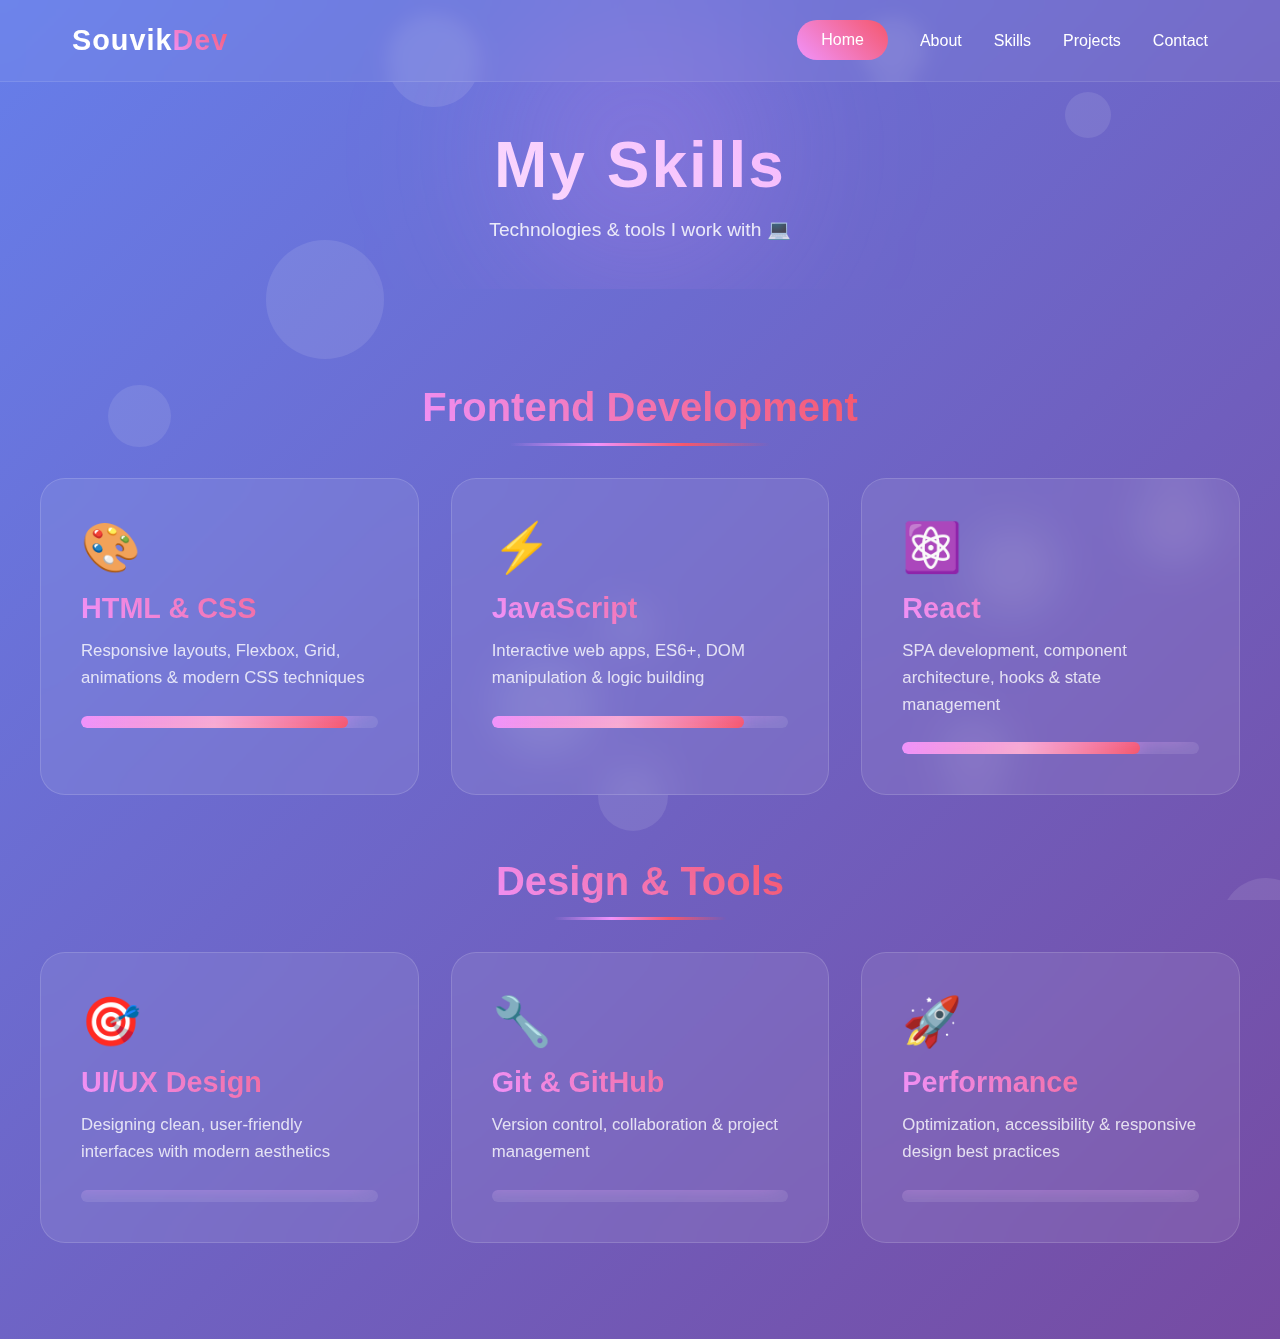
<file: pages2/skills.html>
<!DOCTYPE html>
<html lang="en">
<head>
    <meta charset="UTF-8">
    <meta name="viewport" content="width=device-width, initial-scale=1.0">
    <link rel="stylesheet" href="style.css">
    <title>Skills | Souvik Khilari</title>
    <style>
        * {
            margin: 0;
            padding: 0;
            box-sizing: border-box;
        }

        body {
            font-family: 'Segoe UI', Tahoma, Geneva, Verdana, sans-serif;
            background: linear-gradient(135deg, #667eea 0%, #764ba2 100%);
            color: #fff;
            overflow-x: hidden;
            min-height: 100vh;
        }

        /* Animated background */
        .bg-animation {
            position: fixed;
            top: 0;
            left: 0;
            width: 100%;
            height: 100%;
            z-index: 0;
            overflow: hidden;
            pointer-events: none;
        }

        .particle {
            position: absolute;
            background: rgba(255, 255, 255, 0.1);
            border-radius: 50%;
            animation: float 20s infinite;
        }

        @keyframes float {
            0%, 100% { transform: translateY(0) translateX(0) rotate(0deg); }
            25% { transform: translateY(-100px) translateX(50px) rotate(90deg); }
            50% { transform: translateY(-50px) translateX(-50px) rotate(180deg); }
            75% { transform: translateY(-150px) translateX(100px) rotate(270deg); }
        }

        /* Header */
        .sub-header {
            position: relative;
            z-index: 1;
            text-align: center;
            padding: 8rem 2rem 3rem;
            overflow: hidden;
        }

        .sub-header::before {
            content: '';
            position: absolute;
            top: 0;
            left: 50%;
            transform: translateX(-50%);
            width: 300px;
            height: 300px;
            background: radial-gradient(circle, rgba(240, 147, 251, 0.3), transparent);
            border-radius: 50%;
            filter: blur(80px);
            animation: pulse 4s ease-in-out infinite;
        }

        @keyframes pulse {
            0%, 100% { transform: translateX(-50%) scale(1); }
            50% { transform: translateX(-50%) scale(1.2); }
        }

        .sub-header h1 {
            position: relative;
            font-size: 4rem;
            font-weight: 800;
            background: linear-gradient(45deg, #fff, #f093fb);
            -webkit-background-clip: text;
            -webkit-text-fill-color: transparent;
            background-clip: text;
            animation: slideUp 0.8s ease;
            letter-spacing: 2px;
        }

        @keyframes slideUp {
            from {
                opacity: 0;
                transform: translateY(30px);
            }
            to {
                opacity: 1;
                transform: translateY(0);
            }
        }

        .sub-header p {
            position: relative;
            font-size: 1.2rem;
            margin-top: 1rem;
            color: rgba(255, 255, 255, 0.85);
            animation: fadeIn 1s ease 0.3s backwards;
        }

        @keyframes fadeIn {
            from { opacity: 0; }
            to { opacity: 1; }
        }

        /* Skills Section */
        .skills-section {
            position: relative;
            z-index: 1;
            padding: 2rem 2rem 6rem;
        }

        .skills-grid {
            max-width: 1200px;
            margin: 0 auto;
            display: grid;
            grid-template-columns: repeat(auto-fit, minmax(300px, 1fr));
            gap: 2rem;
        }

        .skill-card {
            background: rgba(255, 255, 255, 0.08);
            backdrop-filter: blur(20px);
            border: 1px solid rgba(255, 255, 255, 0.15);
            border-radius: 25px;
            padding: 2.5rem;
            transition: all 0.4s ease;
            position: relative;
            overflow: hidden;
            animation: fadeInUp 0.8s ease backwards;
        }

        .skill-card:nth-child(1) { animation-delay: 0.2s; }
        .skill-card:nth-child(2) { animation-delay: 0.3s; }
        .skill-card:nth-child(3) { animation-delay: 0.4s; }
        .skill-card:nth-child(4) { animation-delay: 0.5s; }
        .skill-card:nth-child(5) { animation-delay: 0.6s; }
        .skill-card:nth-child(6) { animation-delay: 0.7s; }

        @keyframes fadeInUp {
            from {
                opacity: 0;
                transform: translateY(30px);
            }
            to {
                opacity: 1;
                transform: translateY(0);
            }
        }

        .skill-card::before {
            content: '';
            position: absolute;
            top: 0;
            left: 0;
            width: 100%;
            height: 100%;
            background: linear-gradient(45deg, rgba(240, 147, 251, 0.1), rgba(245, 87, 108, 0.1));
            opacity: 0;
            transition: opacity 0.4s ease;
        }

        .skill-card:hover {
            transform: translateY(-10px) scale(1.02);
            box-shadow: 0 25px 50px rgba(240, 147, 251, 0.4);
            border-color: rgba(240, 147, 251, 0.4);
        }

        .skill-card:hover::before {
            opacity: 1;
        }

        .skill-icon {
            font-size: 3rem;
            margin-bottom: 1rem;
            display: inline-block;
            animation: bounce 2s ease-in-out infinite;
        }

        @keyframes bounce {
            0%, 100% { transform: translateY(0); }
            50% { transform: translateY(-10px); }
        }

        .skill-card:hover .skill-icon {
            animation: spin 0.6s ease;
        }

        @keyframes spin {
            0% { transform: rotate(0deg) scale(1); }
            50% { transform: rotate(180deg) scale(1.2); }
            100% { transform: rotate(360deg) scale(1); }
        }

        .skill-card h3 {
            font-size: 1.8rem;
            margin-bottom: 0.8rem;
            background: linear-gradient(45deg, #f093fb, #f5576c);
            -webkit-background-clip: text;
            -webkit-text-fill-color: transparent;
            background-clip: text;
            position: relative;
        }

        .skill-card p {
            color: rgba(255, 255, 255, 0.8);
            font-size: 1.05rem;
            line-height: 1.6;
            margin-bottom: 1.5rem;
        }

        /* Progress Bar */
        .progress {
            background: rgba(255, 255, 255, 0.1);
            border-radius: 50px;
            height: 12px;
            overflow: hidden;
            position: relative;
            margin-top: 1rem;
        }

        .progress span {
            display: block;
            height: 100%;
            background: linear-gradient(90deg, #f093fb, #f5576c);
            border-radius: 50px;
            position: relative;
            overflow: hidden;
            transition: width 1.5s ease;
            box-shadow: 0 0 20px rgba(240, 147, 251, 0.6);
        }

        .progress span::before {
            content: '';
            position: absolute;
            top: 0;
            left: 0;
            width: 100%;
            height: 100%;
            background: linear-gradient(90deg, transparent, rgba(255, 255, 255, 0.4), transparent);
            animation: shimmer 2s infinite;
        }

        @keyframes shimmer {
            0% { transform: translateX(-100%); }
            100% { transform: translateX(100%); }
        }

        .percentage {
            position: absolute;
            right: 10px;
            top: -30px;
            font-size: 0.9rem;
            font-weight: 700;
            color: #f093fb;
        }

        /* Category Headers */
        .category {
            max-width: 1200px;
            margin: 4rem auto 2rem;
            text-align: center;
        }

        .category h2 {
            font-size: 2.5rem;
            font-weight: 700;
            background: linear-gradient(45deg, #f093fb, #f5576c);
            -webkit-background-clip: text;
            -webkit-text-fill-color: transparent;
            background-clip: text;
            display: inline-block;
            position: relative;
            padding-bottom: 1rem;
        }

        .category h2::after {
            content: '';
            position: absolute;
            bottom: 0;
            left: 50%;
            transform: translateX(-50%);
            width: 60%;
            height: 3px;
            background: linear-gradient(90deg, transparent, #f093fb, #f5576c, transparent);
            border-radius: 10px;
        }

        /* Responsive */
        @media (max-width: 768px) {
            .sub-header h1 {
                font-size: 3rem;
            }

            .skills-grid {
                grid-template-columns: 1fr;
                gap: 1.5rem;
            }

            .skill-card {
                padding: 2rem;
            }

            .category h2 {
                font-size: 2rem;
            }
        }

        @media (max-width: 480px) {
            .sub-header {
                padding: 6rem 1rem 2rem;
            }

            .sub-header h1 {
                font-size: 2.5rem;
            }

            .skill-card h3 {
                font-size: 1.5rem;
            }
        }
    </style>
</head>
<body>
    <div class="bg-animation" id="bgAnimation"></div>
    <header class="header">
        <nav class="navbar">
            <h2 class="logo">Souvik<span>Dev</span></h2>
            <ul class="nav-links">
                <li><a href="index.html" class="contact-btn">Home</a></li>
                <li><a href="about.html">About</a></li>
                <li><a href="skills.html">Skills</a></li>
                <li><a href="project.html">Projects</a></li>
                <li><a href="contect.html">Contact</a></li>
            </ul>
        </nav>
    </header>

    <header class="sub-header">
        <h1>My Skills</h1>
        <p>Technologies & tools I work with 💻</p>
    </header>

    <section class="skills-section">
        <div class="category">
            <h2>Frontend Development</h2>
        </div>

        <div class="skills-grid">
            <div class="skill-card">
                <div class="skill-icon">🎨</div>
                <h3>HTML & CSS</h3>
                <p>Responsive layouts, Flexbox, Grid, animations & modern CSS techniques</p>
                <div class="progress">
                    <span style="width: 0%" data-width="90%"></span>
                    <span class="percentage">90%</span>
                </div>
            </div>

            <div class="skill-card">
                <div class="skill-icon">⚡</div>
                <h3>JavaScript</h3>
                <p>Interactive web apps, ES6+, DOM manipulation & logic building</p>
                <div class="progress">
                    <span style="width: 0%" data-width="85%"></span>
                    <span class="percentage">85%</span>
                </div>
            </div>

            <div class="skill-card">
                <div class="skill-icon">⚛️</div>
                <h3>React</h3>
                <p>SPA development, component architecture, hooks & state management</p>
                <div class="progress">
                    <span style="width: 0%" data-width="80%"></span>
                    <span class="percentage">80%</span>
                </div>
            </div>
        </div>

        <div class="category">
            <h2>Design & Tools</h2>
        </div>

        <div class="skills-grid">
            <div class="skill-card">
                <div class="skill-icon">🎯</div>
                <h3>UI/UX Design</h3>
                <p>Designing clean, user-friendly interfaces with modern aesthetics</p>
                <div class="progress">
                    <span style="width: 0%" data-width="75%"></span>
                    <span class="percentage">75%</span>
                </div>
            </div>

            <div class="skill-card">
                <div class="skill-icon">🔧</div>
                <h3>Git & GitHub</h3>
                <p>Version control, collaboration & project management</p>
                <div class="progress">
                    <span style="width: 0%" data-width="82%"></span>
                    <span class="percentage">82%</span>
                </div>
            </div>

            <div class="skill-card">
                <div class="skill-icon">🚀</div>
                <h3>Performance</h3>
                <p>Optimization, accessibility & responsive design best practices</p>
                <div class="progress">
                    <span style="width: 0%" data-width="78%"></span>
                    <span class="percentage">78%</span>
                </div>
            </div>
        </div>
    </section>

    <script>
        // Create animated background particles
        const bgAnimation = document.getElementById('bgAnimation');
        for (let i = 0; i < 12; i++) {
            const particle = document.createElement('div');
            particle.className = 'particle';
            particle.style.width = Math.random() * 80 + 40 + 'px';
            particle.style.height = particle.style.width;
            particle.style.left = Math.random() * 100 + '%';
            particle.style.top = Math.random() * 100 + '%';
            particle.style.animationDelay = Math.random() * 5 + 's';
            particle.style.animationDuration = Math.random() * 10 + 15 + 's';
            bgAnimation.appendChild(particle);
        }

        // Animate progress bars when they come into view
        const observerOptions = {
            threshold: 0.5
        };

        const observer = new IntersectionObserver((entries) => {
            entries.forEach(entry => {
                if (entry.isIntersecting) {
                    const progressBar = entry.target.querySelector('.progress span');
                    const targetWidth = progressBar.getAttribute('data-width');
                    setTimeout(() => {
                        progressBar.style.width = targetWidth;
                    }, 200);
                    observer.unobserve(entry.target);
                }
            });
        }, observerOptions);

        document.querySelectorAll('.skill-card').forEach(card => {
            observer.observe(card);
        });
    </script>
</body>
</html>
</file>
<file: pages2/style.css>
* {
    margin: 0;
    padding: 0;
    box-sizing: border-box;
}

body {
    font-family: 'Segoe UI', Tahoma, Geneva, Verdana, sans-serif;
    background: linear-gradient(135deg, #667eea 0%, #764ba2 100%);
    color: #fff;
    overflow-x: hidden;
    position: relative;
    min-height: 100vh;
}

/* Animated background particles */
.bg-animation {
    position: fixed;
    top: 0;
    left: 0;
    width: 100%;
    height: 100%;
    z-index: 0;
    overflow: hidden;
    pointer-events: none;
}

.particle {
    position: absolute;
    background: rgba(255, 255, 255, 0.1);
    border-radius: 50%;
    animation: float 20s infinite;
}

@keyframes float {
    0%, 100% { transform: translateY(0) translateX(0); }
    25% { transform: translateY(-100px) translateX(50px); }
    50% { transform: translateY(-50px) translateX(-50px); }
    75% { transform: translateY(-150px) translateX(100px); }
}

/* Header */
.header {
    position: fixed;
    top: 0;
    width: 100%;
    z-index: 1000;
    background: rgba(255, 255, 255, 0.05);
    backdrop-filter: blur(10px);
    border-bottom: 1px solid rgba(255, 255, 255, 0.1);
    animation: slideDown 0.5s ease;
}

@keyframes slideDown {
    from { transform: translateY(-100%); }
    to { transform: translateY(0); }
}

.navbar {
    max-width: 1200px;
    margin: 0 auto;
    padding: 1.5rem 2rem;
    display: flex;
    justify-content: space-between;
    align-items: center;
}

.logo {
    font-size: 1.8rem;
    font-weight: 700;
    letter-spacing: 1px;
    cursor: pointer;
    transition: transform 0.3s ease;
}

.logo:hover {
    transform: scale(1.05);
}

.logo span {
    background: linear-gradient(45deg, #f093fb, #f5576c);
    -webkit-background-clip: text;
    -webkit-text-fill-color: transparent;
    background-clip: text;
}

.nav-links {
    display: flex;
    list-style: none;
    gap: 2rem;
}

.nav-links a {
    color: #fff;
    text-decoration: none;
    font-size: 1rem;
    font-weight: 500;
    position: relative;
    padding: 0.5rem 0;
    transition: color 0.3s ease;
}

.nav-links a::after {
    content: '';
    position: absolute;
    bottom: 0;
    left: 0;
    width: 0;
    height: 2px;
    background: linear-gradient(45deg, #f093fb, #f5576c);
    transition: width 0.3s ease;
}

.nav-links a:hover::after {
    width: 100%;
}

.contact-btn {
    background: linear-gradient(45deg, #f093fb, #f5576c);
    padding: 0.7rem 1.5rem !important;
    border-radius: 50px;
    transition: transform 0.3s ease, box-shadow 0.3s ease;
}

.contact-btn::after {
    display: none;
}

.contact-btn:hover {
    transform: translateY(-2px);
    box-shadow: 0 10px 25px rgba(240, 147, 251, 0.4);
}

/* Hero Section */
.hero {
    position: relative;
    z-index: 1;
    max-width: 1200px;
    margin: 0 auto;
    padding: 10rem 2rem 4rem;
    display: grid;
    grid-template-columns: 1fr 1fr;
    gap: 4rem;
    align-items: center;
    min-height: 100vh;
}

.hero-text {
    animation: fadeInLeft 1s ease;
}

@keyframes fadeInLeft {
    from {
        opacity: 0;
        transform: translateX(-50px);
    }
    to {
        opacity: 1;
        transform: translateX(0);
    }
}

.hero-text h1 {
    font-size: 3.5rem;
    font-weight: 800;
    line-height: 1.2;
    margin-bottom: 1rem;
}

.hero-text h1 span {
    background: linear-gradient(45deg, #f093fb, #f5576c);
    -webkit-background-clip: text;
    -webkit-text-fill-color: transparent;
    background-clip: text;
    display: block;
    animation: glow 2s ease-in-out infinite;
}

@keyframes glow {
    0%, 100% { filter: brightness(1); }
    50% { filter: brightness(1.3); }
}

.hero-text p {
    font-size: 1.3rem;
    margin-bottom: 2rem;
    color: rgba(255, 255, 255, 0.9);
    font-weight: 300;
}

.btn {
    display: inline-block;
    background: linear-gradient(45deg, #f093fb, #f5576c);
    color: #fff;
    padding: 1rem 2.5rem;
    border-radius: 50px;
    text-decoration: none;
    font-weight: 600;
    font-size: 1.1rem;
    transition: all 0.3s ease;
    box-shadow: 0 10px 30px rgba(240, 147, 251, 0.3);
    position: relative;
    overflow: hidden;
}

.btn::before {
    content: '';
    position: absolute;
    top: 0;
    left: -100%;
    width: 100%;
    height: 100%;
    background: linear-gradient(90deg, transparent, rgba(255, 255, 255, 0.3), transparent);
    transition: left 0.5s ease;
}

.btn:hover::before {
    left: 100%;
}

.btn:hover {
    transform: translateY(-3px);
    box-shadow: 0 15px 40px rgba(240, 147, 251, 0.5);
}

.hero-img {
    position: relative;
    animation: fadeInRight 1s ease;
}

@keyframes fadeInRight {
    from {
        opacity: 0;
        transform: translateX(50px);
    }
    to {
        opacity: 1;
        transform: translateX(0);
    }
}

.hero-img::before {
    content: '';
    position: absolute;
    top: -20px;
    left: -20px;
    right: -20px;
    bottom: -20px;
    background: linear-gradient(45deg, #f093fb, #f5576c);
    border-radius: 50%;
    z-index: -1;
    animation: pulse 3s ease-in-out infinite;
}

@keyframes pulse {
    0%, 100% { transform: scale(1); opacity: 0.5; }
    50% { transform: scale(1.05); opacity: 0.8; }
}

.hero-img img {
    width: 100%;
    max-width: 400px;
    height: 400px;
    object-fit: cover;
    border-radius: 50%;
    border: 5px solid rgba(255, 255, 255, 0.2);
    box-shadow: 0 20px 60px rgba(0, 0, 0, 0.3);
    transition: transform 0.3s ease;
}

.hero-img:hover img {
    transform: scale(1.05);
}

/* Responsive */
@media (max-width: 768px) {
    .nav-links {
        gap: 1rem;
    }

    .hero {
        grid-template-columns: 1fr;
        padding: 8rem 2rem 4rem;
        text-align: center;
    }

    .hero-text h1 {
        font-size: 2.5rem;
    }

    .hero-text p {
        font-size: 1.1rem;
    }

    .hero-img {
        order: -1;
    }

    .hero-img img {
        max-width: 300px;
        height: 300px;
    }
}

@media (max-width: 480px) {
    .navbar {
        flex-direction: column;
        gap: 1rem;
    }

    .nav-links {
        flex-wrap: wrap;
        justify-content: center;
    }
}
</file>
